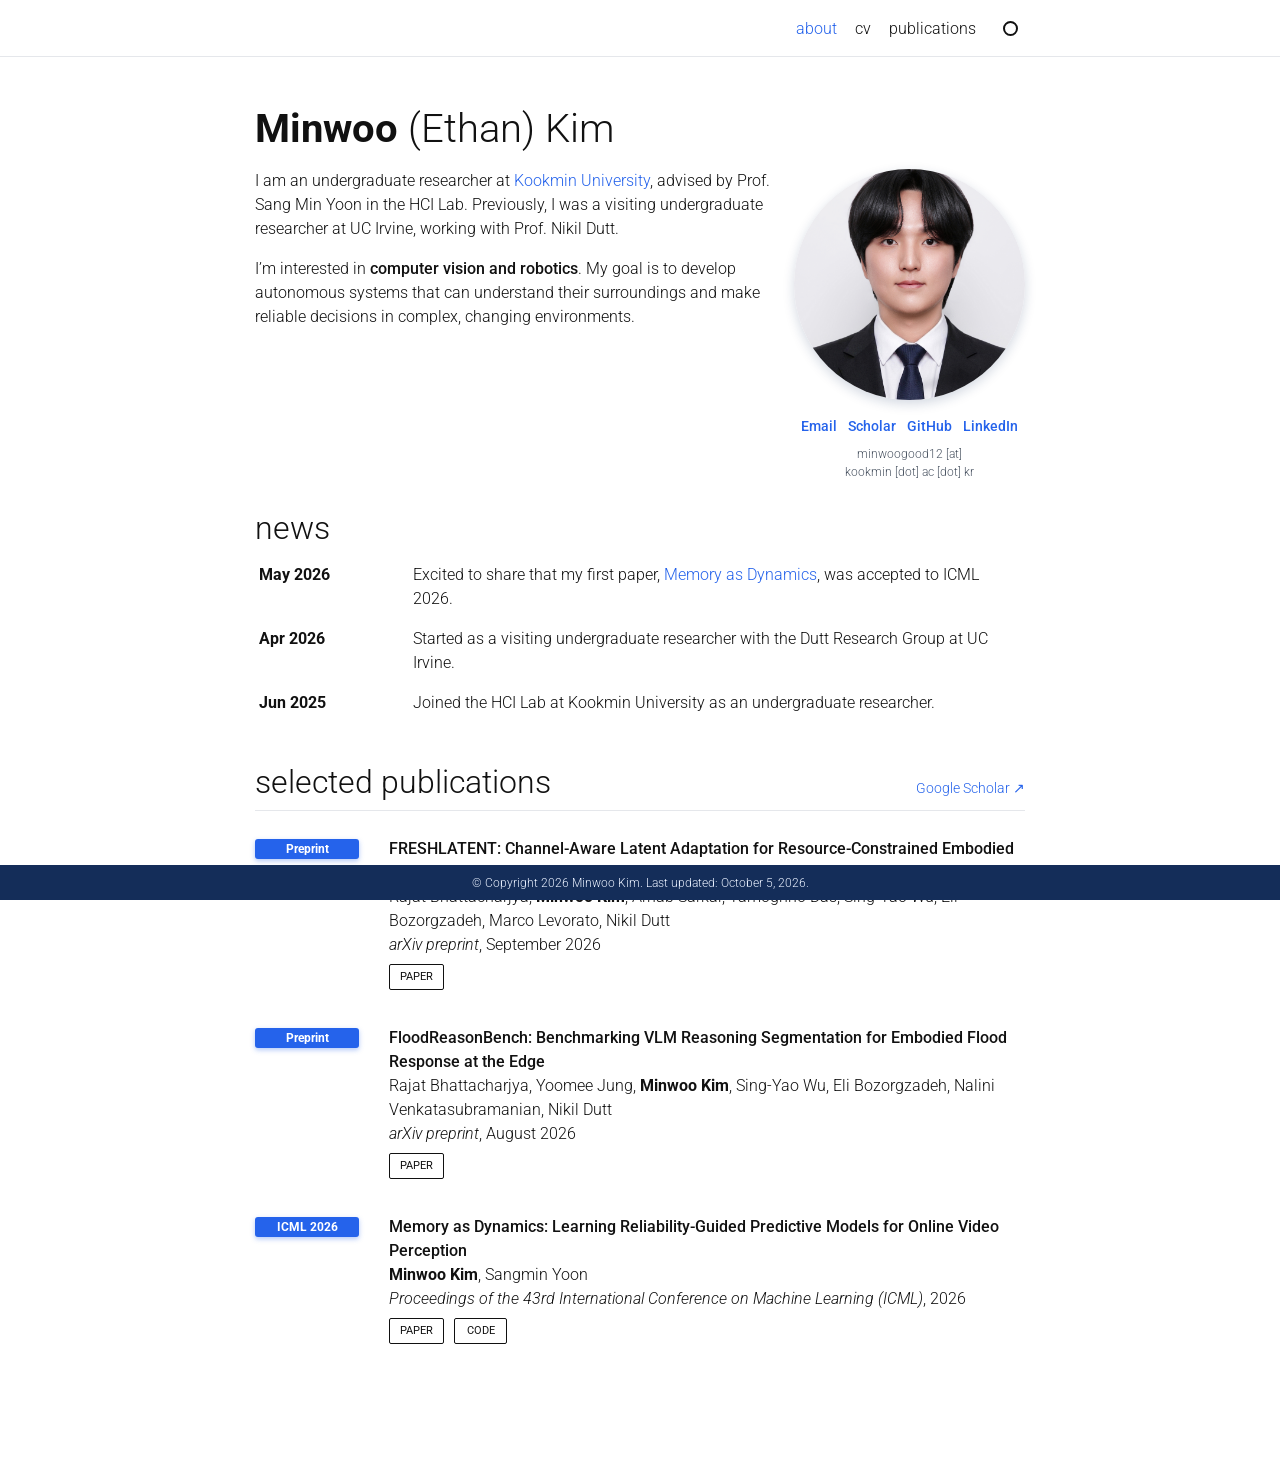
<file: index.html>
<!doctype html>
<html lang="en">
<head>
  <meta charset="utf-8">
  <meta name="viewport" content="width=device-width, initial-scale=1">
  <meta name="description" content="Minwoo Kim is a computer vision researcher working on multimodal perception, autonomous systems, and robotics.">
  <meta name="theme-color" content="#ffffff">
  <title>Minwoo Kim</title>
  <script>
    (() => {
      const saved = localStorage.getItem('theme');
      const preferred = matchMedia('(prefers-color-scheme: dark)').matches ? 'dark' : 'light';
      document.documentElement.dataset.theme = saved || preferred;
    })();
  </script>
  <link rel="preconnect" href="https://fonts.googleapis.com">
  <link rel="preconnect" href="https://fonts.gstatic.com" crossorigin>
  <link href="https://fonts.googleapis.com/css2?family=Roboto:ital,wght@0,300;0,400;0,500;0,700;1,300;1,400&amp;display=swap" rel="stylesheet">
  <link rel="stylesheet" href="stylesheet.css">
</head>
<body>
  <a class="skip-link" href="#main">Skip to content</a>
  <header>
    <nav aria-label="Primary navigation">
      <a class="active" href="index.html" aria-current="page">about</a>
      <a href="cv.pdf">cv</a>
      <a href="publications.html">publications</a>
      <button id="theme-toggle" type="button" aria-label="Switch to dark theme" title="Change theme">
        <span class="theme-icon" aria-hidden="true"></span>
      </button>
    </nav>
  </header>

  <main id="main">
    <section class="about" id="about">
      <h1><strong>Minwoo</strong> (Ethan) Kim</h1>
      <aside class="profile" aria-label="Minwoo Kim profile links">
        <img src="image/photo.jpeg" alt="Portrait of Minwoo Kim">
        <div class="social-links">
          <a href="mailto:minwoogood12@kookmin.ac.kr" aria-label="Email">Email</a>
          <a href="https://scholar.google.com/citations?user=IVW0EVEAAAAJ&amp;hl=en" target="_blank" rel="noopener noreferrer">Scholar</a>
          <a href="https://github.com/minwookim01" target="_blank" rel="noopener noreferrer">GitHub</a>
          <a href="https://www.linkedin.com/in/minwoogood12/" target="_blank" rel="noopener noreferrer">LinkedIn</a>
        </div>
        <p>minwoogood12 [at]<br>kookmin [dot] ac [dot] kr</p>
      </aside>
      <div class="about-copy">
        <p>I am an undergraduate researcher at <a href="https://english.kookmin.ac.kr/" target="_blank" rel="noopener noreferrer">Kookmin University</a>, advised by Prof. Sang Min Yoon in the HCI Lab. Previously, I was a visiting undergraduate researcher at UC Irvine, working with Prof. Nikil Dutt.</p>
        <p>I’m interested in <strong>computer vision and robotics</strong>. My goal is to develop autonomous systems that can understand their surroundings and make reliable decisions in complex, changing environments.</p>
      </div>
    </section>

    <section id="news">
      <h2>news</h2>
      <div class="news-list">
        <article><time datetime="2026-05">May 2026</time><p>Excited to share that my first paper, <a href="https://openreview.net/pdf?id=DiIUn7KZ2k" target="_blank" rel="noopener noreferrer">Memory as Dynamics</a>, was accepted to ICML 2026.</p></article>
        <article><time datetime="2026-04">Apr 2026</time><p>Started as a visiting undergraduate researcher with the Dutt Research Group at UC Irvine.</p></article>
        <article><time datetime="2025-06">Jun 2025</time><p>Joined the HCI Lab at Kookmin University as an undergraduate researcher.</p></article>
      </div>
    </section>

    <section id="publications">
      <div class="section-title"><h2>selected publications</h2><a href="https://scholar.google.com/citations?user=IVW0EVEAAAAJ&amp;hl=en" target="_blank" rel="noopener noreferrer">Google Scholar ↗</a></div>
      <div class="publication-list">
        <article class="publication"><span class="tag">Preprint</span><div class="pub-body"><h3>FRESHLATENT: Channel-Aware Latent Adaptation for Resource-Constrained Embodied VLM Perception</h3><p class="authors">Rajat Bhattacharjya, <strong>Minwoo Kim</strong>, Arnab Sarkar, Tamoghno Das, Sing-Yao Wu, Eli Bozorgzadeh, Marco Levorato, Nikil Dutt</p><p class="venue"><em>arXiv preprint</em>, September 2026</p><div class="pub-links"><a href="https://arxiv.org/abs/2609.30629" target="_blank" rel="noopener noreferrer">Paper</a></div></div></article>
        <article class="publication"><span class="tag">Preprint</span><div class="pub-body"><h3>FloodReasonBench: Benchmarking VLM Reasoning Segmentation for Embodied Flood Response at the Edge</h3><p class="authors">Rajat Bhattacharjya, Yoomee Jung, <strong>Minwoo Kim</strong>, Sing-Yao Wu, Eli Bozorgzadeh, Nalini Venkatasubramanian, Nikil Dutt</p><p class="venue"><em>arXiv preprint</em>, August 2026</p><div class="pub-links"><a href="https://arxiv.org/abs/2608.15410" target="_blank" rel="noopener noreferrer">Paper</a></div></div></article>
        <article class="publication">
          <span class="tag">ICML 2026</span>
          <div class="pub-body"><h3>Memory as Dynamics: Learning Reliability-Guided Predictive Models for Online Video Perception</h3><p class="authors"><strong>Minwoo Kim</strong>, Sangmin Yoon</p><p class="venue"><em>Proceedings of the 43rd International Conference on Machine Learning (ICML)</em>, 2026</p><div class="pub-links"><a href="https://openreview.net/pdf?id=DiIUn7KZ2k" target="_blank" rel="noopener noreferrer">Paper</a><a href="https://github.com/minwookim01/memory-as-dynamics" target="_blank" rel="noopener noreferrer">Code</a></div></div>
        </article>
      </div>
    </section>

  </main>

  <footer><p>© Copyright 2026 Minwoo Kim. Last updated: October 5, 2026.</p></footer>
  <script>
    const root = document.documentElement;
    const toggle = document.querySelector('#theme-toggle');
    const themeMeta = document.querySelector('meta[name="theme-color"]');
    function updateThemeButton() {
      const dark = root.dataset.theme === 'dark';
      toggle.setAttribute('aria-label', dark ? 'Switch to light theme' : 'Switch to dark theme');
      toggle.setAttribute('aria-pressed', String(dark));
      themeMeta.setAttribute('content', dark ? '#0b1220' : '#ffffff');
    }
    toggle.addEventListener('click', () => {
      root.dataset.theme = root.dataset.theme === 'dark' ? 'light' : 'dark';
      localStorage.setItem('theme', root.dataset.theme);
      updateThemeButton();
    });
    updateThemeButton();
  </script>
  <script data-goatcounter="https://minwoogood12.goatcounter.com/count"
          async src="https://gc.zgo.at/count.js"></script>
</body>
</html>
</file>
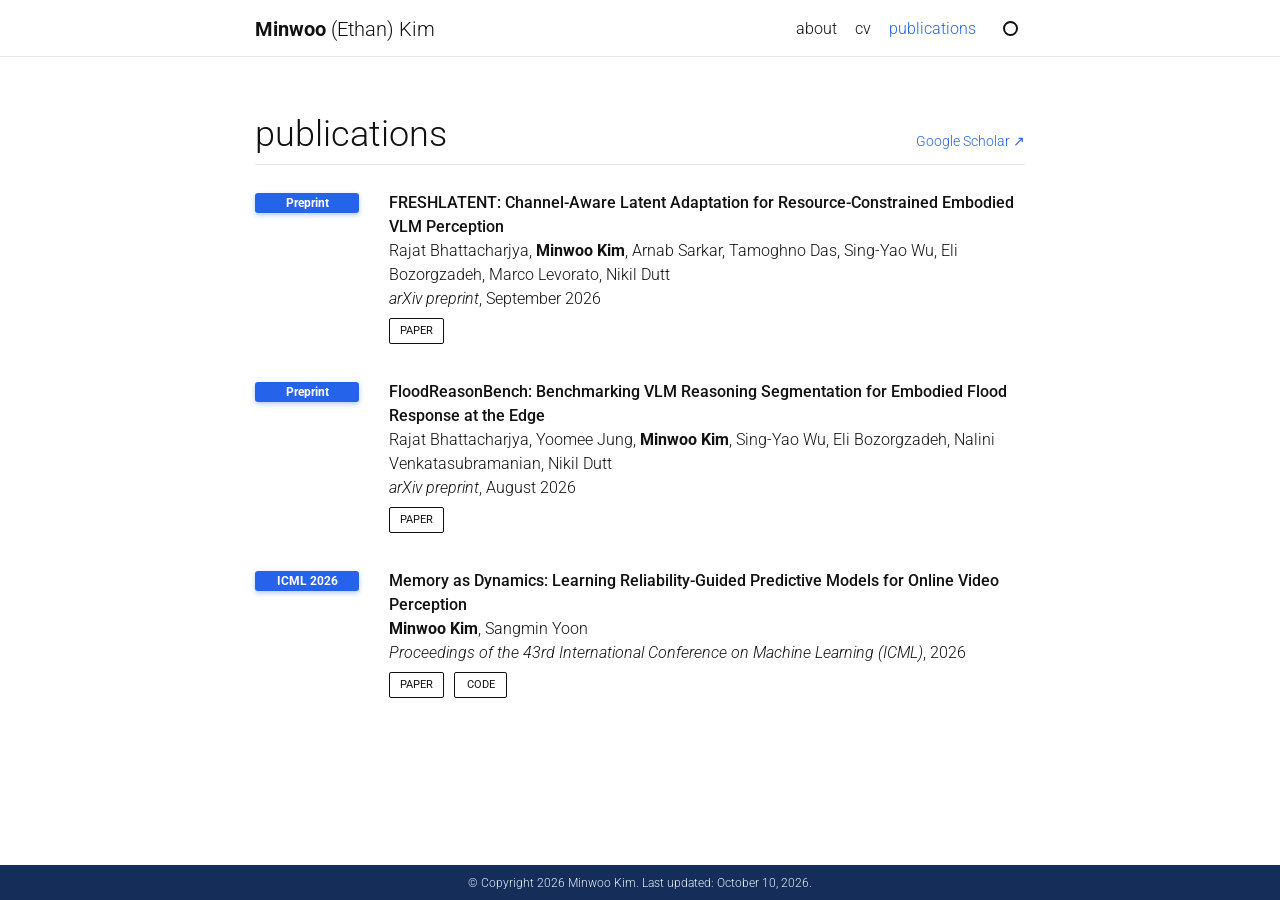
<file: publications.html>
<!doctype html>
<html lang="en">
<head>
  <meta charset="utf-8">
  <meta name="viewport" content="width=device-width, initial-scale=1">
  <meta name="description" content="Publications by Minwoo Kim in computer vision, multimodal perception, and robotics.">
  <meta name="theme-color" content="#ffffff">
  <title>Publications | Minwoo Kim</title>
  <script>
    (() => {
      const saved = localStorage.getItem('theme');
      const preferred = matchMedia('(prefers-color-scheme: dark)').matches ? 'dark' : 'light';
      document.documentElement.dataset.theme = saved || preferred;
    })();
  </script>
  <link rel="preconnect" href="https://fonts.googleapis.com">
  <link rel="preconnect" href="https://fonts.gstatic.com" crossorigin>
  <link href="https://fonts.googleapis.com/css2?family=Roboto:ital,wght@0,300;0,400;0,500;0,700;1,300;1,400&amp;display=swap" rel="stylesheet">
  <link rel="stylesheet" href="stylesheet.css">
  <style>
    .site-name { margin-right: auto; white-space: nowrap; font-size: 20px; font-weight: 300; }
    .site-name strong { font-weight: 700; }
    .publications-title { margin: 0 0 8px; font-size: 36px; font-weight: 300; line-height: 1.2; }
    @media (max-width: 575px) {
      .publications-nav { gap: 10px; }
      .site-name { font-size: 16px; }
      .publications-title { font-size: 32px; }
    }
  </style>
</head>
<body>
  <a class="skip-link" href="#main">Skip to content</a>
  <header>
    <nav aria-label="Primary navigation" class="publications-nav">
      <span class="site-name"><strong>Minwoo</strong> (Ethan) Kim</span>
      <a href="index.html">about</a>
      <a href="cv.pdf">cv</a>
      <a class="active" href="publications.html" aria-current="page">publications</a>
      <button id="theme-toggle" type="button" aria-label="Switch to dark theme" title="Change theme">
        <span class="theme-icon" aria-hidden="true"></span>
      </button>
    </nav>
  </header>

  <main id="main">
    <section id="publications">
      <div class="section-title"><h1 class="publications-title">publications</h1><a href="https://scholar.google.com/citations?user=IVW0EVEAAAAJ&amp;hl=en" target="_blank" rel="noopener noreferrer">Google Scholar ↗</a></div>
      <div class="publication-list">
        <article class="publication"><span class="tag">Preprint</span><div class="pub-body"><h3>FRESHLATENT: Channel-Aware Latent Adaptation for Resource-Constrained Embodied VLM Perception</h3><p class="authors">Rajat Bhattacharjya, <strong>Minwoo Kim</strong>, Arnab Sarkar, Tamoghno Das, Sing-Yao Wu, Eli Bozorgzadeh, Marco Levorato, Nikil Dutt</p><p class="venue"><em>arXiv preprint</em>, September 2026</p><div class="pub-links"><a href="https://arxiv.org/abs/2609.30629" target="_blank" rel="noopener noreferrer">Paper</a></div></div></article>
        <article class="publication"><span class="tag">Preprint</span><div class="pub-body"><h3>FloodReasonBench: Benchmarking VLM Reasoning Segmentation for Embodied Flood Response at the Edge</h3><p class="authors">Rajat Bhattacharjya, Yoomee Jung, <strong>Minwoo Kim</strong>, Sing-Yao Wu, Eli Bozorgzadeh, Nalini Venkatasubramanian, Nikil Dutt</p><p class="venue"><em>arXiv preprint</em>, August 2026</p><div class="pub-links"><a href="https://arxiv.org/abs/2608.15410" target="_blank" rel="noopener noreferrer">Paper</a></div></div></article>
        <article class="publication">
          <span class="tag">ICML 2026</span>
          <div class="pub-body"><h3>Memory as Dynamics: Learning Reliability-Guided Predictive Models for Online Video Perception</h3><p class="authors"><strong>Minwoo Kim</strong>, Sangmin Yoon</p><p class="venue"><em>Proceedings of the 43rd International Conference on Machine Learning (ICML)</em>, 2026</p><div class="pub-links"><a href="https://openreview.net/pdf?id=DiIUn7KZ2k" target="_blank" rel="noopener noreferrer">Paper</a><a href="https://github.com/minwookim01/memory-as-dynamics" target="_blank" rel="noopener noreferrer">Code</a></div></div>
        </article>
      </div>
    </section>

  </main>

  <footer><p>© Copyright 2026 Minwoo Kim. Last updated: October 10, 2026.</p></footer>
  <script>
    const root = document.documentElement;
    const toggle = document.querySelector('#theme-toggle');
    const themeMeta = document.querySelector('meta[name="theme-color"]');
    function updateThemeButton() {
      const dark = root.dataset.theme === 'dark';
      toggle.setAttribute('aria-label', dark ? 'Switch to light theme' : 'Switch to dark theme');
      toggle.setAttribute('aria-pressed', String(dark));
      themeMeta.setAttribute('content', dark ? '#0b1220' : '#ffffff');
    }
    toggle.addEventListener('click', () => {
      root.dataset.theme = root.dataset.theme === 'dark' ? 'light' : 'dark';
      localStorage.setItem('theme', root.dataset.theme);
      updateThemeButton();
    });
    updateThemeButton();
  </script>
</body>
</html>
</file>
<file: stylesheet.css>
:root{--bg:#fff;--surface:#f1f6ff;--text:#111;--muted:#4b5563;--line:#e5e7eb;--accent:#2563eb;--accent-hover:#174bb8;--footer:#142d59;--shadow:0 4px 12px rgba(15,46,95,.18);color-scheme:light}
:root[data-theme="dark"]{--bg:#090f1a;--surface:#111b2c;--text:#f1f5fb;--muted:#abb7c9;--line:#26344a;--accent:#76a9ff;--accent-hover:#aecbff;--footer:#050912;--shadow:0 4px 16px rgba(0,0,0,.45);color-scheme:dark}
*{box-sizing:border-box}html{scroll-behavior:smooth;scroll-padding-top:68px}body{margin:0;padding:57px 0 70px;background:var(--bg);color:var(--text);font-family:Roboto,Arial,sans-serif;font-size:16px;font-weight:300;line-height:24px;transition:background .2s ease,color .2s ease}a{color:var(--accent);text-decoration:none}a:hover{color:var(--accent-hover);text-decoration:underline;text-underline-offset:2px}.skip-link{position:fixed;top:8px;left:8px;z-index:100;padding:6px 10px;background:var(--text);color:var(--bg);transform:translateY(-150%)}.skip-link:focus{transform:none}
header{position:fixed;top:0;left:0;right:0;z-index:20;height:57px;border-bottom:1px solid var(--line);background:color-mix(in srgb,var(--bg) 94%,transparent);backdrop-filter:blur(12px)}nav{width:min(100%,800px);height:57px;margin:auto;padding:8px 15px;display:flex;justify-content:flex-end;align-items:center;gap:18px}nav a{color:var(--text);font-size:16px;font-weight:300}nav a.active{color:var(--accent)}#theme-toggle{width:30px;height:30px;margin-left:1px;padding:0;border:0;background:transparent;color:var(--text);cursor:pointer;display:grid;place-items:center}.theme-icon{width:15px;height:15px;border:2px solid currentColor;border-radius:50%;box-shadow:6px -5px 0 -3px var(--bg)}:root[data-theme="dark"] .theme-icon{border:0;background:#f4c552;box-shadow:0 0 0 4px rgba(244,197,82,.14)}
main{width:min(100%,800px);margin:48px auto 0;padding:0 15px}.about::after{content:"";display:block;clear:both}.about h1{margin:0 0 16px;font-size:40px;font-weight:300;line-height:48px}.about h1 strong{font-weight:700}.profile{float:right;width:30%;margin:0 0 12px 16px;text-align:center}.profile img{display:block;width:100%;aspect-ratio:1;border-radius:50%;object-fit:cover;object-position:center 18%;box-shadow:var(--shadow)}.social-links{display:flex;justify-content:center;flex-wrap:wrap;gap:3px 11px;margin-top:14px}.social-links a{font-size:14px;font-weight:500}.profile>p{margin:7px 0 0;color:var(--muted);font-size:12px;line-height:18px}.about-copy p{margin:0 0 16px}.about-copy strong{font-weight:500}
section{padding:0;margin:0 0 32px}.about{margin-bottom:8px}section:not(.about){padding-top:8px}h2{margin:0 0 8px;font-size:32px;font-weight:300;line-height:38.4px}.news-list{margin:0 0 16px}.news-list article{display:grid;grid-template-columns:140px 1fr;gap:14px;padding:8px 4px}.news-list time{font-weight:700}.news-list p{margin:0}.section-title{display:flex;justify-content:space-between;align-items:baseline;gap:18px}.section-title>a{font-size:14px}.publication-list{padding-top:8px;border-top:1px solid var(--line)}.publication{display:grid;grid-template-columns:104px 1fr;gap:30px;padding:18px 0}.tag{align-self:start;margin-top:2px;padding:1px 9px;border-radius:3px;background:var(--accent);box-shadow:0 2px 5px color-mix(in srgb,var(--accent) 35%,transparent);color:#fff;text-align:center;font-size:12px;font-weight:700;line-height:18px}.pub-body h3{margin:0;font-size:16px;font-weight:500;line-height:24px}.pub-body p{margin:0;font-size:16px;line-height:24px}.pub-links{display:flex;gap:10px;margin-top:7px}.pub-links a{min-width:53px;padding:1px 10px;border:1px solid var(--text);border-radius:2px;color:var(--text);text-align:center;font-size:11px;font-weight:400;line-height:22px;text-transform:uppercase}.pub-links a:hover{border-color:var(--accent);color:var(--accent);text-decoration:none}
footer{position:fixed;left:0;right:0;bottom:0;z-index:20;height:35px;padding:0 15px;background:var(--footer);color:#eaf1ff;display:flex;align-items:center;justify-content:center;text-align:center;font-size:12px;font-weight:300;line-height:18px}footer p{margin:0}
@media(max-width:575px){nav{padding-inline:15px;gap:14px}nav a{font-size:14px}main{margin-top:24px;padding-inline:15px}.about h1{font-size:34px;line-height:41px}.profile{float:none;width:210px;margin:0 auto 24px}.about-copy p{margin-bottom:14px}section{margin-bottom:28px}h2{font-size:28px;line-height:34px}.news-list article{grid-template-columns:94px 1fr;gap:10px;padding-inline:0}.publication{grid-template-columns:88px 1fr;gap:16px}.tag{font-size:11px;padding-inline:6px}.section-title>a{white-space:nowrap}}
@media(prefers-reduced-motion:reduce){html{scroll-behavior:auto}*,*:before,*:after{transition:none!important}}
</file>
